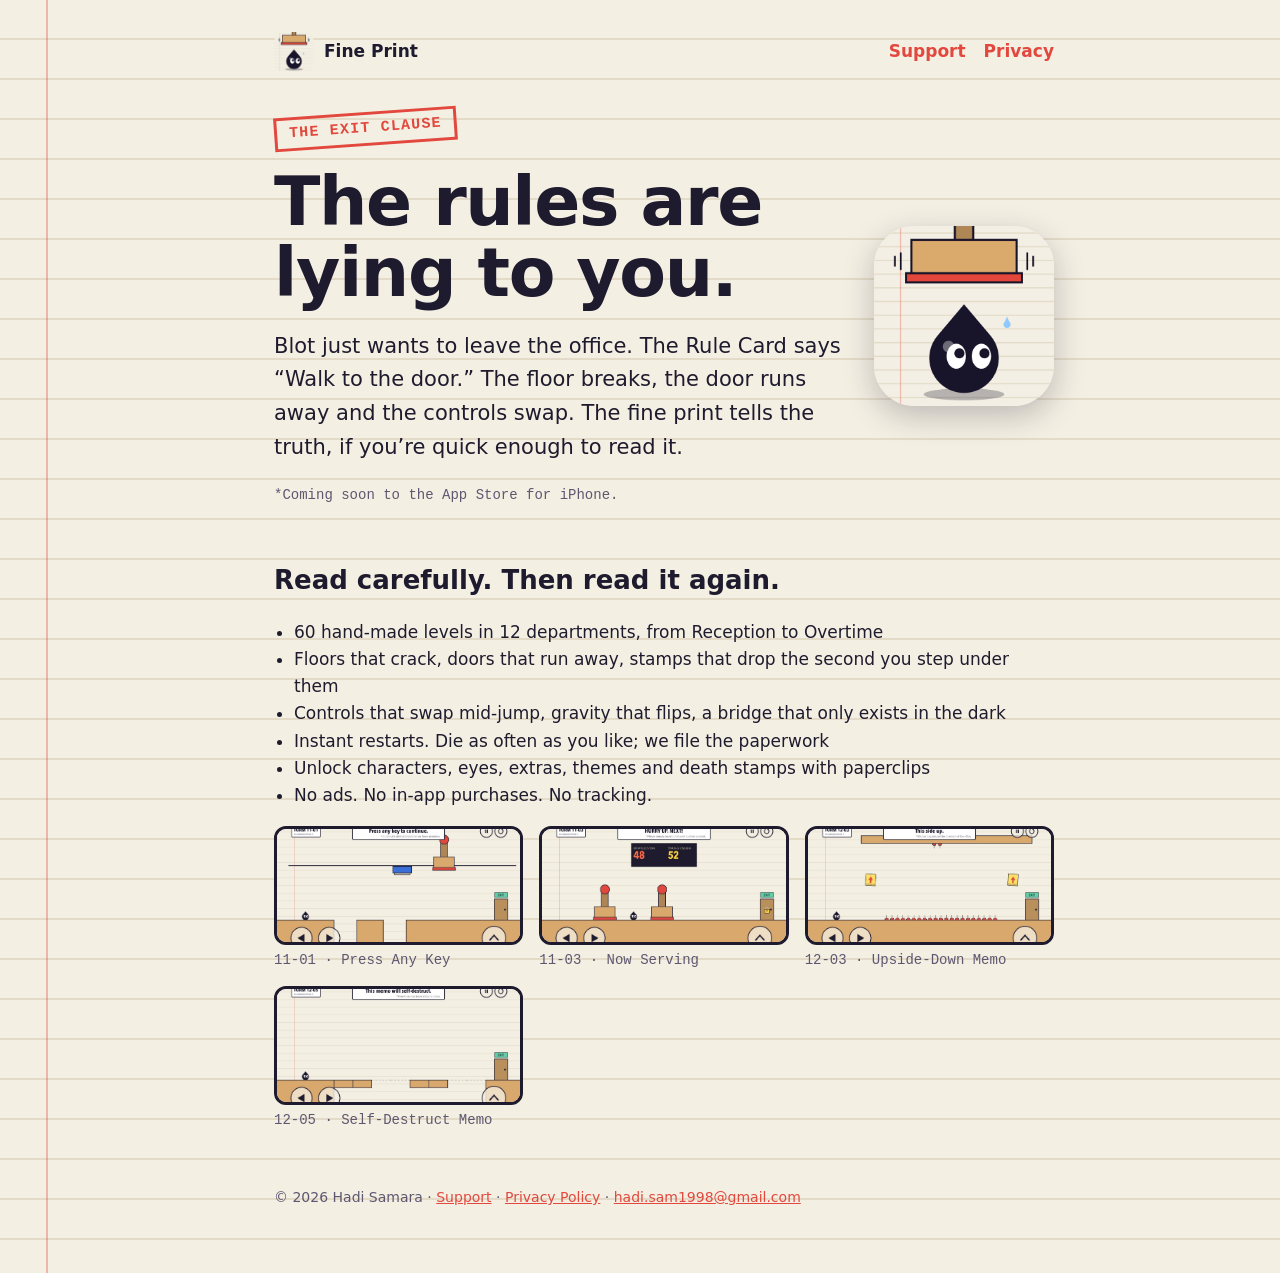
<file: index.html>
<!doctype html>
<html lang="en">
<head>
<meta charset="utf-8">
<meta name="viewport" content="width=device-width, initial-scale=1">
<title>Fine Print: The Exit Clause</title>
<meta name="description" content="A rage puzzle-platformer where the rules lie. Read the fine print. Die. Try again.">
<meta property="og:title" content="Fine Print: The Exit Clause">
<meta property="og:description" content="A rage puzzle-platformer where the rules lie. Read the fine print. Die. Try again.">
<meta property="og:image" content="img/icon.png">
<link rel="icon" href="img/apple-touch-icon.png">
<link rel="apple-touch-icon" href="img/apple-touch-icon.png">
<link rel="stylesheet" href="style.css">
</head>
<body>
<div class="wrap">
  <nav>
    <a class="brand" href="./"><img src="img/apple-touch-icon.png" alt="">Fine Print</a>
    <a href="support.html">Support</a>
    <a href="privacy.html">Privacy</a>
  </nav>

  <section class="hero">
    <div>
      <div class="stamp">THE EXIT CLAUSE</div>
      <h1>The rules are lying to you.</h1>
      <p class="lead">Blot just wants to leave the office. The Rule Card says “Walk to the door.” The floor breaks, the door runs away and the controls swap. The fine print tells the truth, if you’re quick enough to read it.</p>
      <p class="fine">*Coming soon to the App Store for iPhone.</p>
    </div>
    <img src="img/icon.png" alt="Fine Print app icon: Blot, an ink drop, under a giant office stamp">
  </section>

  <h2>Read carefully. Then read it again.</h2>
  <ul class="features">
    <li>60 hand-made levels in 12 departments, from Reception to Overtime</li>
    <li>Floors that crack, doors that run away, stamps that drop the second you step under them</li>
    <li>Controls that swap mid-jump, gravity that flips, a bridge that only exists in the dark</li>
    <li>Instant restarts. Die as often as you like; we file the paperwork</li>
    <li>Unlock characters, eyes, extras, themes and death stamps with paperclips</li>
    <li>No ads. No in-app purchases. No tracking.</li>
  </ul>

  <div class="shots">
    <figure><img src="img/shot-press-any-key.jpg" alt="Level 11-01 Press Any Key" loading="lazy"><figcaption>11-01 · Press Any Key</figcaption></figure>
    <figure><img src="img/shot-now-serving.jpg" alt="Level 11-03 Now Serving" loading="lazy"><figcaption>11-03 · Now Serving</figcaption></figure>
    <figure><img src="img/shot-upside-down.jpg" alt="Level 12-03 Upside-Down Memo" loading="lazy"><figcaption>12-03 · Upside-Down Memo</figcaption></figure>
    <figure><img src="img/shot-self-destruct.jpg" alt="Level 12-05 Self-Destruct Memo" loading="lazy"><figcaption>12-05 · Self-Destruct Memo</figcaption></figure>
  </div>

  <footer>
    © 2026 Hadi Samara · <a href="support.html">Support</a> · <a href="privacy.html">Privacy Policy</a> ·
    <a href="mailto:hadi.sam1998@gmail.com">hadi.sam1998@gmail.com</a>
  </footer>
</div>
</body>
</html>
</file>
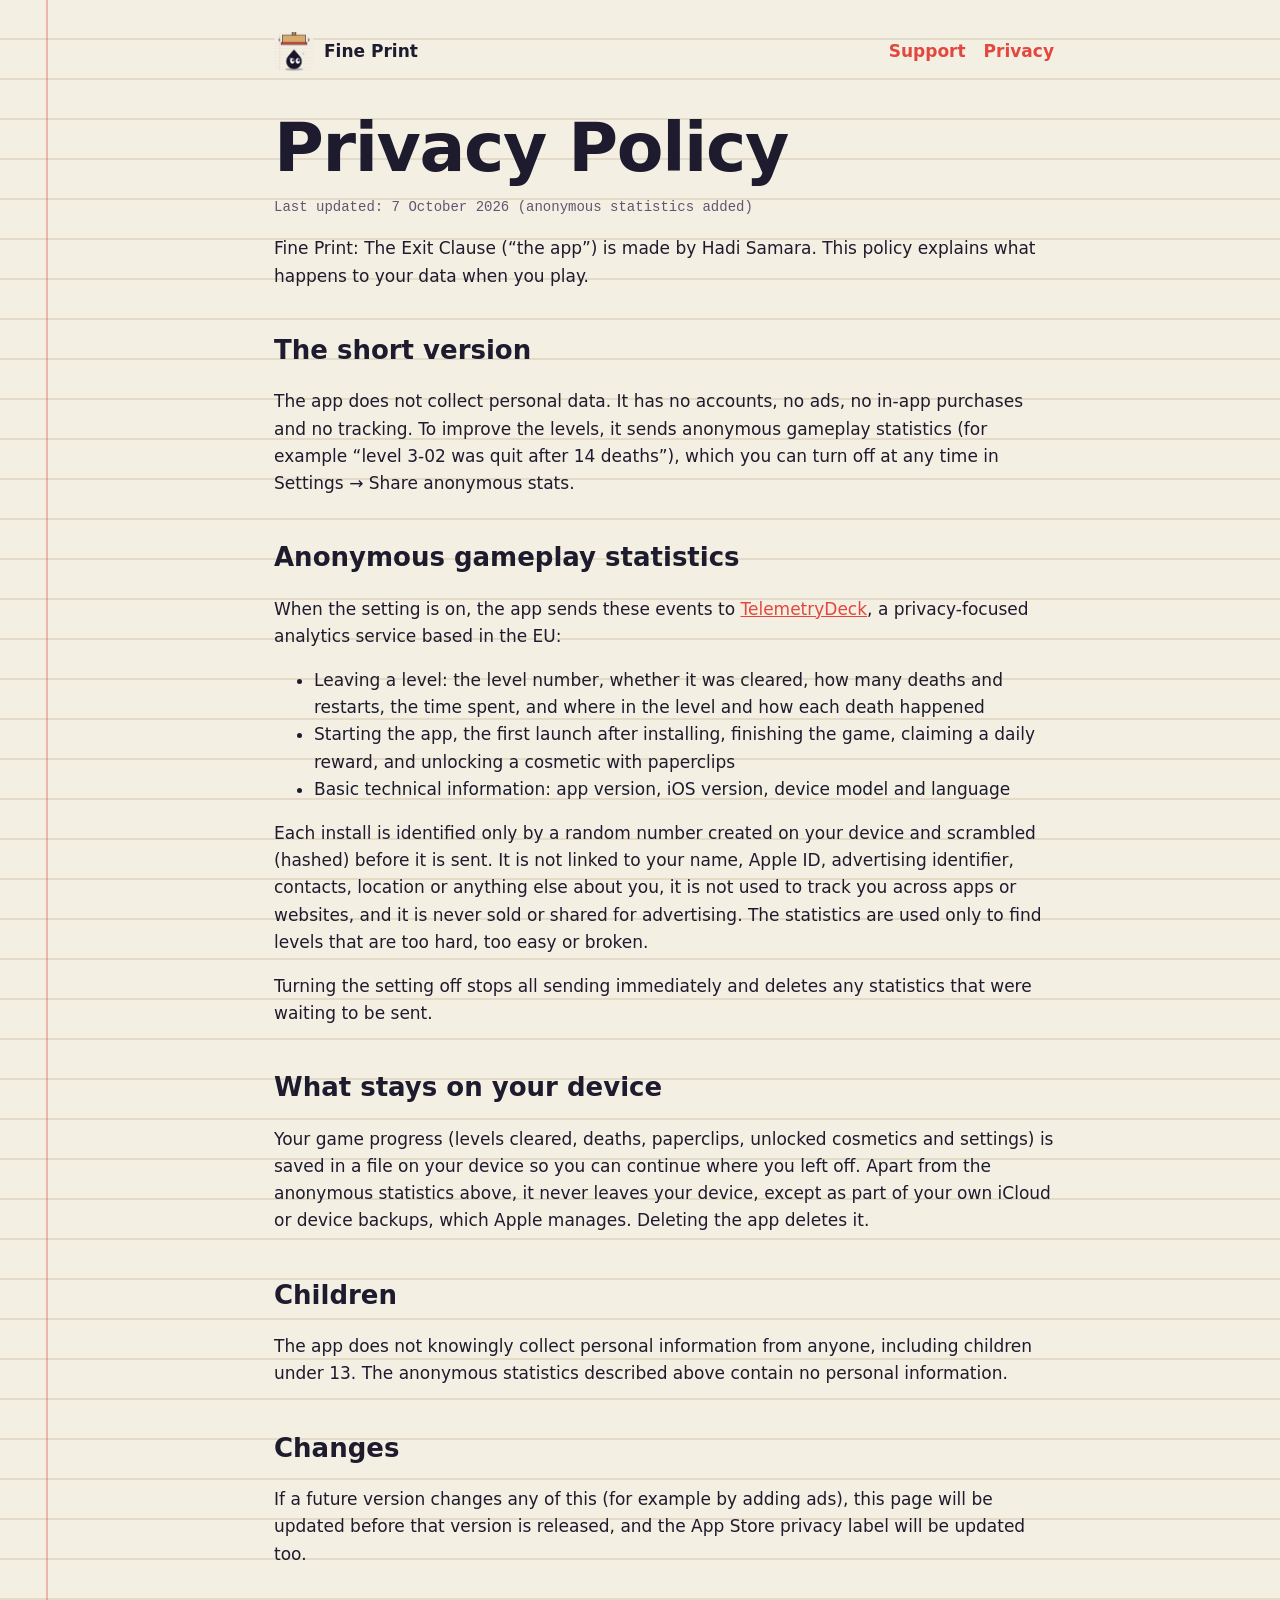
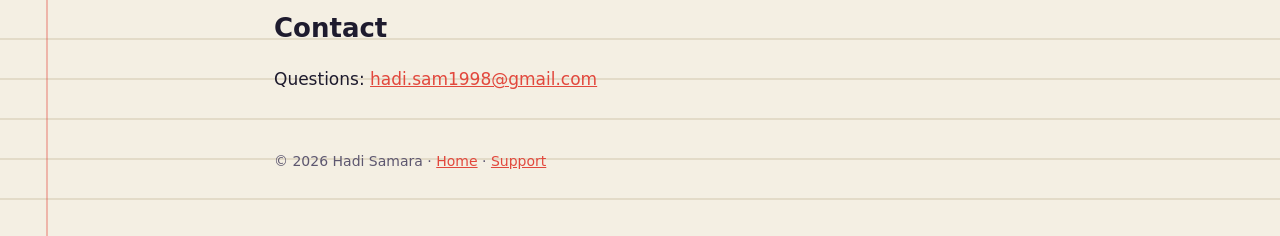
<file: privacy.html>
<!doctype html>
<html lang="en">
<head>
<meta charset="utf-8">
<meta name="viewport" content="width=device-width, initial-scale=1">
<title>Fine Print Privacy Policy</title>
<meta name="description" content="Privacy policy for Fine Print: The Exit Clause. No data is collected.">
<link rel="icon" href="img/apple-touch-icon.png">
<link rel="stylesheet" href="style.css">
</head>
<body>
<div class="wrap">
  <nav>
    <a class="brand" href="./"><img src="img/apple-touch-icon.png" alt="">Fine Print</a>
    <a href="support.html">Support</a>
    <a href="privacy.html">Privacy</a>
  </nav>

  <h1>Privacy Policy</h1>
  <p class="fine">Last updated: 7 October 2026 (anonymous statistics added)</p>

  <p>Fine Print: The Exit Clause (“the app”) is made by Hadi Samara. This policy explains what happens to your data when you play.</p>

  <h2>The short version</h2>
  <p>The app does not collect personal data. It has no accounts, no ads, no in-app purchases and no tracking. To improve the levels, it sends anonymous gameplay statistics (for example “level 3-02 was quit after 14 deaths”), which you can turn off at any time in Settings → Share anonymous stats.</p>

  <h2>Anonymous gameplay statistics</h2>
  <p>When the setting is on, the app sends these events to <a href="https://telemetrydeck.com/privacy/">TelemetryDeck</a>, a privacy-focused analytics service based in the EU:</p>
  <ul>
    <li>Leaving a level: the level number, whether it was cleared, how many deaths and restarts, the time spent, and where in the level and how each death happened</li>
    <li>Starting the app, the first launch after installing, finishing the game, claiming a daily reward, and unlocking a cosmetic with paperclips</li>
    <li>Basic technical information: app version, iOS version, device model and language</li>
  </ul>
  <p>Each install is identified only by a random number created on your device and scrambled (hashed) before it is sent. It is not linked to your name, Apple ID, advertising identifier, contacts, location or anything else about you, it is not used to track you across apps or websites, and it is never sold or shared for advertising. The statistics are used only to find levels that are too hard, too easy or broken.</p>
  <p>Turning the setting off stops all sending immediately and deletes any statistics that were waiting to be sent.</p>

  <h2>What stays on your device</h2>
  <p>Your game progress (levels cleared, deaths, paperclips, unlocked cosmetics and settings) is saved in a file on your device so you can continue where you left off. Apart from the anonymous statistics above, it never leaves your device, except as part of your own iCloud or device backups, which Apple manages. Deleting the app deletes it.</p>

  <h2>Children</h2>
  <p>The app does not knowingly collect personal information from anyone, including children under 13. The anonymous statistics described above contain no personal information.</p>

  <h2>Changes</h2>
  <p>If a future version changes any of this (for example by adding ads), this page will be updated before that version is released, and the App Store privacy label will be updated too.</p>

  <h2>Contact</h2>
  <p>Questions: <a href="mailto:hadi.sam1998@gmail.com">hadi.sam1998@gmail.com</a></p>

  <footer>
    © 2026 Hadi Samara · <a href="./">Home</a> · <a href="support.html">Support</a>
  </footer>
</div>
</body>
</html>
</file>
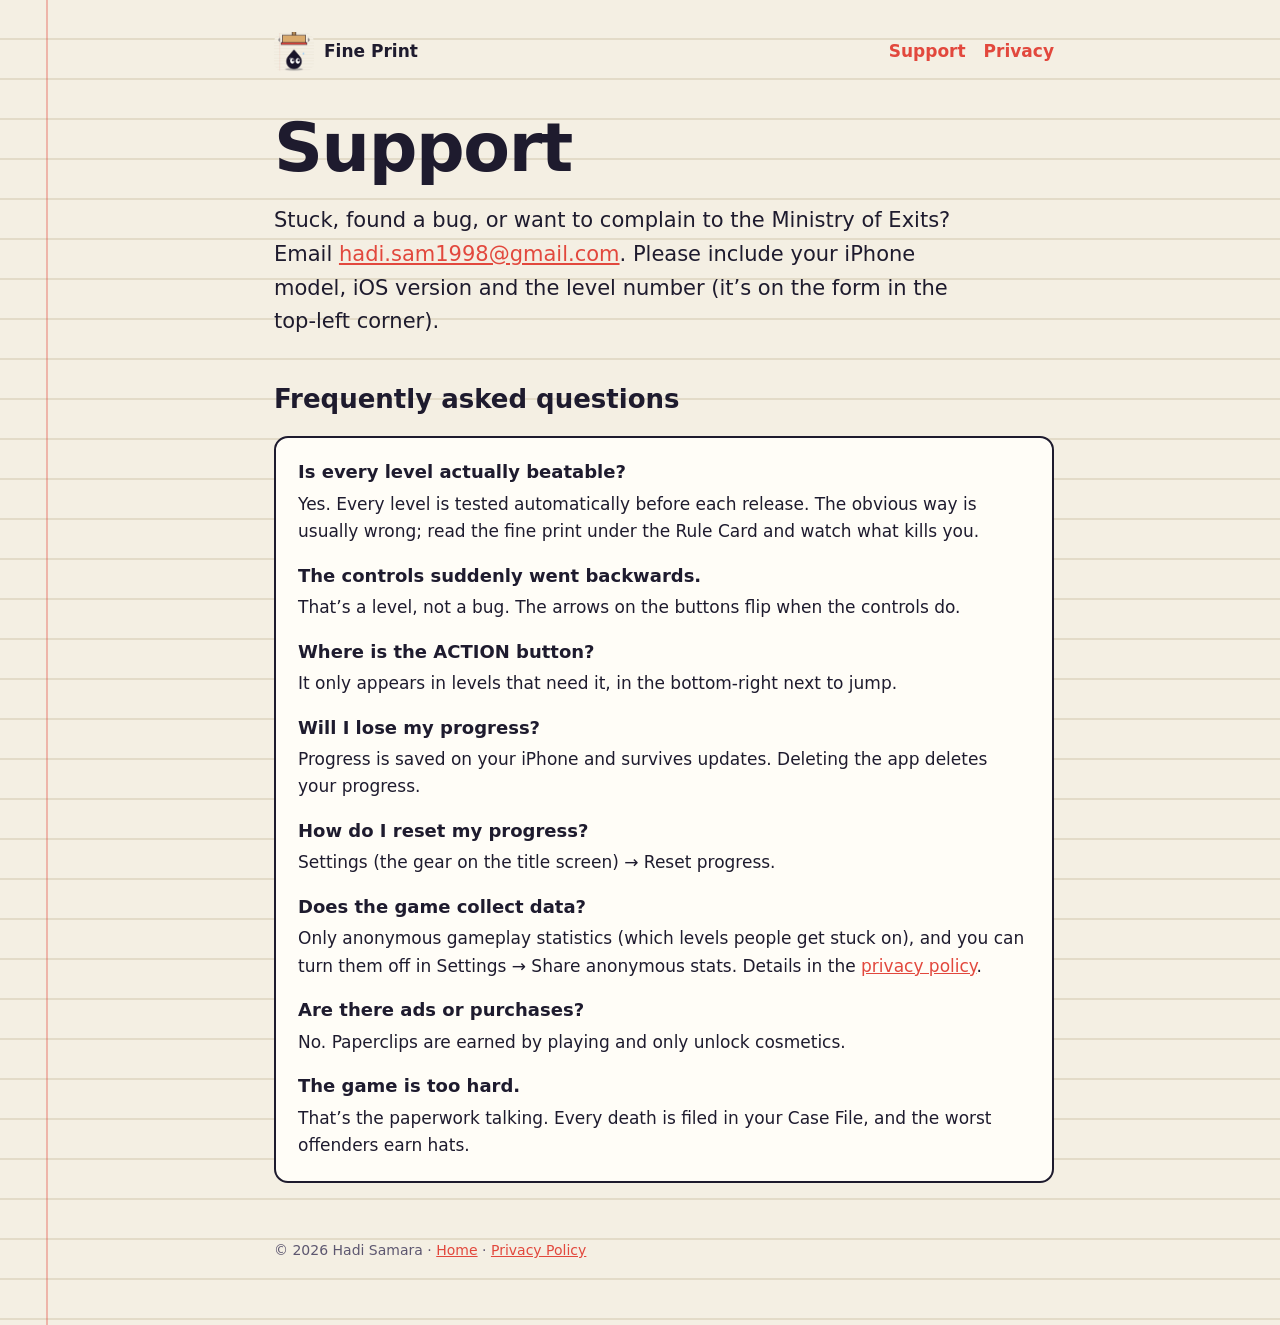
<file: support.html>
<!doctype html>
<html lang="en">
<head>
<meta charset="utf-8">
<meta name="viewport" content="width=device-width, initial-scale=1">
<title>Fine Print Support</title>
<meta name="description" content="Help and contact for Fine Print: The Exit Clause.">
<link rel="icon" href="img/apple-touch-icon.png">
<link rel="stylesheet" href="style.css">
</head>
<body>
<div class="wrap">
  <nav>
    <a class="brand" href="./"><img src="img/apple-touch-icon.png" alt="">Fine Print</a>
    <a href="support.html">Support</a>
    <a href="privacy.html">Privacy</a>
  </nav>

  <h1>Support</h1>
  <p class="lead">Stuck, found a bug, or want to complain to the Ministry of Exits? Email
    <a href="mailto:hadi.sam1998@gmail.com?subject=Fine%20Print%20support">hadi.sam1998@gmail.com</a>.
    Please include your iPhone model, iOS version and the level number (it’s on the form in the top-left corner).</p>

  <h2>Frequently asked questions</h2>
  <div class="card">
    <h3>Is every level actually beatable?</h3>
    <p>Yes. Every level is tested automatically before each release. The obvious way is usually wrong; read the fine print under the Rule Card and watch what kills you.</p>

    <h3>The controls suddenly went backwards.</h3>
    <p>That’s a level, not a bug. The arrows on the buttons flip when the controls do.</p>

    <h3>Where is the ACTION button?</h3>
    <p>It only appears in levels that need it, in the bottom-right next to jump.</p>

    <h3>Will I lose my progress?</h3>
    <p>Progress is saved on your iPhone and survives updates. Deleting the app deletes your progress.</p>

    <h3>How do I reset my progress?</h3>
    <p>Settings (the gear on the title screen) → Reset progress.</p>

    <h3>Does the game collect data?</h3>
    <p>Only anonymous gameplay statistics (which levels people get stuck on), and you can turn them off in Settings → Share anonymous stats. Details in the <a href="privacy.html">privacy policy</a>.</p>

    <h3>Are there ads or purchases?</h3>
    <p>No. Paperclips are earned by playing and only unlock cosmetics.</p>

    <h3>The game is too hard.</h3>
    <p>That’s the paperwork talking. Every death is filed in your Case File, and the worst offenders earn hats.</p>
  </div>

  <footer>
    © 2026 Hadi Samara · <a href="./">Home</a> · <a href="privacy.html">Privacy Policy</a>
  </footer>
</div>
</body>
</html>
</file>
<file: style.css>
:root {
  --paper: #F4EFE3;
  --line: #E3DBC8;
  --ink: #1E1B2E;
  --muted: #5d5770;
  --red: #E2483D;
  --tan: #D9A86C;
  --card: #fffdf7;
  --margin: rgba(226, 72, 61, 0.35);
}
@media (prefers-color-scheme: dark) {
  :root {
    --paper: #1b1926;
    --line: #2a2738;
    --ink: #f4efe3;
    --muted: #b3acc4;
    --card: #24212f;
    --margin: rgba(226, 72, 61, 0.45);
  }
}
* { box-sizing: border-box; }
html { -webkit-text-size-adjust: 100%; }
body {
  margin: 0;
  color: var(--ink);
  background-color: var(--paper);
  background-image:
    linear-gradient(90deg, transparent 0 46px, var(--margin) 46px 48px, transparent 48px),
    repeating-linear-gradient(transparent 0 38px, var(--line) 38px 40px);
  font: 17px/1.6 -apple-system, BlinkMacSystemFont, "Segoe UI", system-ui, sans-serif;
}
.wrap { max-width: 860px; margin: 0 auto; padding: 32px 16px 64px 64px; }
@media (max-width: 600px) { .wrap { padding-left: 60px; padding-right: 16px; } }
a { color: var(--red); }
nav { display: flex; gap: 18px; align-items: center; flex-wrap: wrap; margin-bottom: 40px; font-weight: 600; }
nav .brand { display: flex; align-items: center; gap: 10px; color: var(--ink); text-decoration: none; margin-right: auto; }
nav .brand img { width: 40px; height: 40px; border-radius: 10px; }
nav a { text-decoration: none; }
h1 { font-size: clamp(40px, 8vw, 68px); line-height: 1.05; margin: 0 0 12px; letter-spacing: -0.02em; }
h2 { font-size: 26px; margin: 40px 0 8px; }
.stamp {
  display: inline-block; transform: rotate(-4deg); border: 3px solid var(--red); color: var(--red);
  padding: 2px 12px; font: 600 15px/1.6 "Courier New", monospace; letter-spacing: 0.08em; margin-bottom: 20px;
}
.lead { font-size: 21px; max-width: 34em; }
.fine { font: 14px/1.5 "Courier New", monospace; color: var(--muted); }
.hero { display: grid; grid-template-columns: 1fr auto; gap: 32px; align-items: center; }
.hero img { width: 180px; height: 180px; border-radius: 40px; box-shadow: 0 10px 30px rgba(30, 27, 46, 0.25); }
@media (max-width: 600px) { .hero { grid-template-columns: 1fr; } .hero img { width: 120px; height: 120px; border-radius: 27px; order: -1; } }
.badge {
  display: inline-block; margin-top: 18px; background: var(--ink); color: var(--paper); text-decoration: none;
  padding: 12px 22px; border-radius: 12px; font-weight: 700;
}
.shots { display: grid; grid-template-columns: repeat(auto-fit, minmax(240px, 1fr)); gap: 16px; margin-top: 16px; }
.shots figure { margin: 0; }
.shots img { width: 100%; display: block; border: 3px solid var(--ink); border-radius: 12px; }
.shots figcaption { font: 14px/1.4 "Courier New", monospace; color: var(--muted); margin-top: 6px; }
ul.features { padding-left: 20px; }
.card { background: var(--card); border: 2px solid var(--ink); border-radius: 14px; padding: 4px 22px 14px; margin-top: 16px; }
.card h3 { margin: 16px 0 4px; font-size: 18px; }
.card p { margin: 0 0 8px; }
footer { margin-top: 56px; font-size: 14px; color: var(--muted); }
</file>
